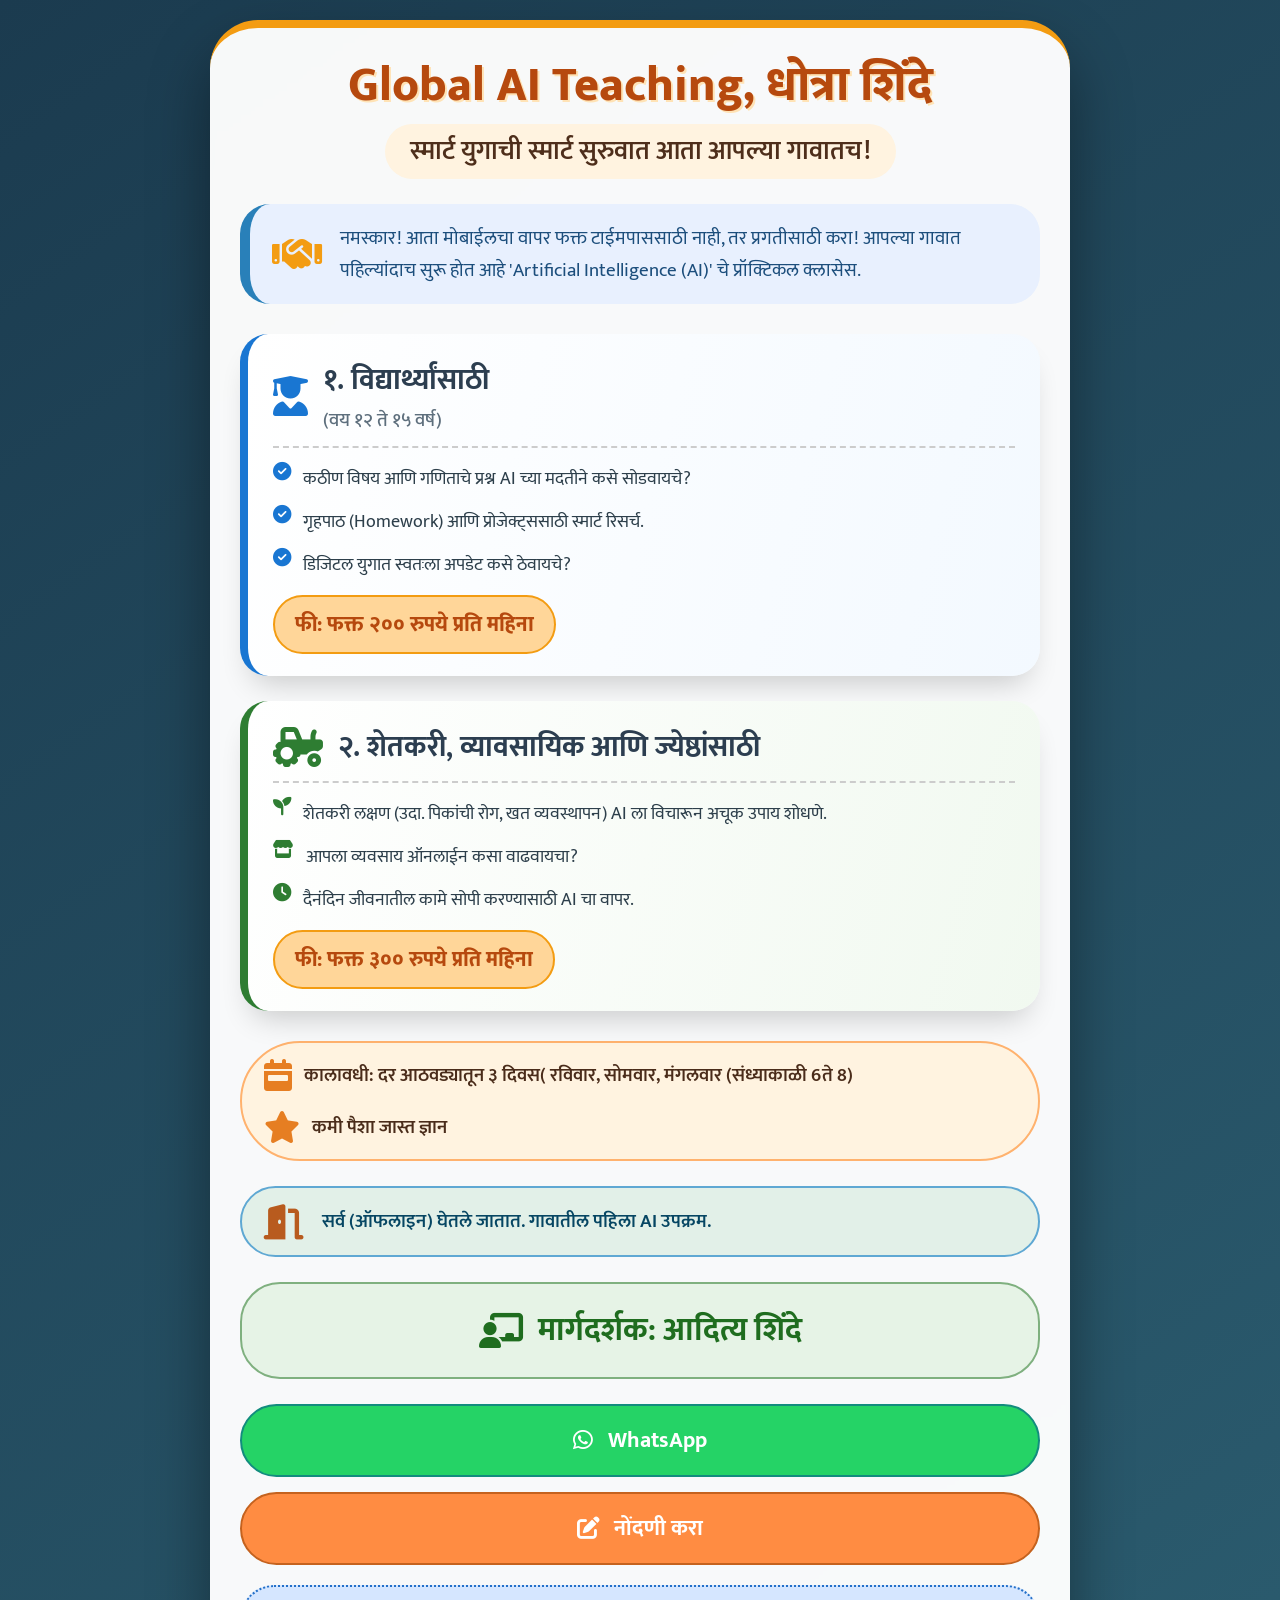
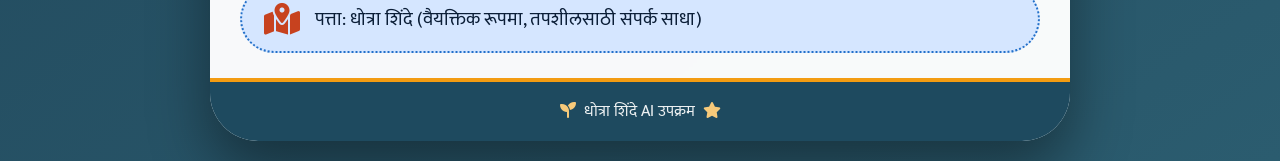
<file: index.html>
<!DOCTYPE html>
<html lang="mr">
<head>
    <meta charset="UTF-8">
    <meta name="viewport" content="width=device-width, initial-scale=1.0">
    <title>Global AI Teaching | धोत्रा शिंदे</title>
    <!-- Font Awesome 6 (free icons) -->
    <link rel="stylesheet" href="https://cdnjs.cloudflare.com/ajax/libs/font-awesome/6.4.0/css/all.min.css">
    <!-- Google Font: Mukta (excellent for Marathi) -->
    <link href="https://fonts.googleapis.com/css2?family=Mukta:wght@300;400;500;600;700;800&display=swap" rel="stylesheet">
    <style>
        * {
            margin: 0;
            padding: 0;
            box-sizing: border-box;
        }

        body {
            background: linear-gradient(145deg, #1b3b4f, #2b5c6f);
            min-height: 100vh;
            display: flex;
            align-items: center;
            justify-content: center;
            font-family: 'Mukta', sans-serif;
            padding: 20px;
        }

        /* main card */
        .card {
            max-width: 860px;
            width: 100%;
            background: rgba(255, 255, 255, 0.97);
            backdrop-filter: blur(2px);
            border-radius: 48px;
            box-shadow: 0 30px 60px rgba(0, 0, 0, 0.4);
            border-top: 8px solid #f39c12;
            overflow: hidden;
        }

        .card-content {
            padding: 30px 30px 25px;
        }

        /* header */
        .header {
            text-align: center;
            margin-bottom: 25px;
        }

        .title {
            font-size: 3rem;
            font-weight: 800;
            color: #b6490e;
            line-height: 1.2;
            text-shadow: 2px 2px 0 #ffe3b6;
        }

        .subtitle {
            font-size: 1.6rem;
            color: #4e2e1b;
            background: #fff3e0;
            display: inline-block;
            padding: 6px 25px;
            border-radius: 50px;
            margin-top: 8px;
            font-weight: 600;
        }

        /* greeting */
        .greeting {
            background: #e8f0fe;
            border-left: 10px solid #2980b9;
            padding: 18px 22px;
            border-radius: 30px;
            font-size: 1.2rem;
            color: #1c4e7c;
            margin-bottom: 30px;
            display: flex;
            align-items: center;
            gap: 18px;
        }

        .greeting i {
            font-size: 2.5rem;
            color: #f39c12;
        }

        /* course cards */
        .course-grid {
            display: flex;
            flex-direction: column;
            gap: 25px;
            margin-bottom: 30px;
        }

        .course-item {
            border-radius: 28px;
            padding: 22px 25px;
            background: #ffffff;
            box-shadow: 0 18px 30px -12px rgba(0,0,0,0.2);
            border-left: 8px solid;
            transition: transform 0.2s;
        }

        .course-item:hover {
            transform: translateY(-4px);
        }

        .student-course {
            border-left-color: #1976d2;
            background: linear-gradient(105deg, #fff, #f3f9ff);
        }

        .farmer-course {
            border-left-color: #2e7d32;
            background: linear-gradient(105deg, #fff, #f1f9f0);
        }

        .course-header {
            display: flex;
            align-items: center;
            gap: 15px;
            margin-bottom: 15px;
            border-bottom: 2px dashed #ccc;
            padding-bottom: 10px;
        }

        .course-header i {
            font-size: 2.5rem;
        }

        .student-course .course-header i { color: #1976d2; }
        .farmer-course .course-header i { color: #2e7d32; }

        .course-header h2 {
            font-size: 1.8rem;
            font-weight: 700;
            color: #2c3e50;
        }

        .course-header h2 span {
            display: block;
            font-size: 1.2rem;
            color: #5e6f7d;
            font-weight: 500;
        }

        .feature-list {
            list-style: none;
            margin-bottom: 15px;
        }

        .feature-list li {
            font-size: 1.15rem;
            margin-bottom: 12px;
            color: #2d3f4b;
            display: flex;
            gap: 12px;
            align-items: flex-start;
        }

        .student-course .feature-list li i { color: #1976d2; }
        .farmer-course .feature-list li i { color: #2e7d32; }

        .fee-row {
            display: flex;
            gap: 20px;
            align-items: center;
            flex-wrap: wrap;
        }

        .fee-badge {
            background: #ffd699;
            color: #b6490e;
            padding: 10px 20px;
            border-radius: 60px;
            font-size: 1.3rem;
            font-weight: 800;
            border: 2px solid #f39c12;
        }

        /* info strip (time & students) */
        .info-strip {
            display: flex;
            flex-wrap: wrap;
            gap: 20px;
            justify-content: space-between;
            background: #fff3e0;
            padding: 16px 22px;
            border-radius: 60px;
            margin: 25px 0;
            border: 2px solid #ffb26e;
        }

        .info-item {
            display: flex;
            align-items: center;
            gap: 12px;
            font-size: 1.2rem;
            font-weight: 600;
            color: #4a2c1a;
        }

        .info-item i {
            font-size: 2rem;
            color: #e67e22;
        }

        /* offline message */
        .offline-box {
            background: #e2f0e8;
            padding: 16px 22px;
            border-radius: 50px;
            margin: 20px 0;
            display: flex;
            align-items: center;
            gap: 18px;
            border: 2px solid #5fa8d3;
            font-size: 1.2rem;
            font-weight: 600;
            color: #064663;
        }

        .offline-box i {
            font-size: 2.2rem;
            color: #b85b1e;
        }

        /* mentor section */
        .mentor-box {
            background: #e6f3e6;
            padding: 20px;
            border-radius: 40px;
            text-align: center;
            margin: 25px 0;
            border: 2px solid #7fb07f;
        }

        .mentor-box h3 {
            color: #1f6d1f;
            font-size: 2rem;
            display: flex;
            align-items: center;
            justify-content: center;
            gap: 15px;
        }

        .mentor-box h3 i {
            font-size: 2.2rem;
        }

        /* action buttons */
        .action-row {
            display: flex;
            flex-direction: column;
            gap: 15px;
            margin: 25px 0 20px;
        }

        .btn {
            display: flex;
            align-items: center;
            justify-content: center;
            gap: 15px;
            padding: 16px 20px;
            border-radius: 60px;
            font-size: 1.4rem;
            font-weight: 700;
            text-decoration: none;
            color: white;
            transition: 0.2s;
            border: none;
        }

        .btn:active { transform: scale(0.98); }

        .btn-wa {
            background: #25D366;
            border: 2px solid #128C7E;
        }
        .btn-wa:hover { background: #20b859; }

        .btn-reg {
            background: #ff8c42;
            border: 2px solid #c5621e;
        }
        .btn-reg:hover { background: #f57c2c; }

        /* address */
        .address {
            display: flex;
            align-items: center;
            gap: 15px;
            background: #d5e6ff;
            padding: 16px 22px;
            border-radius: 60px;
            font-size: 1.2rem;
            color: #0b1e37;
            border: 2px dotted #2370c9;
            margin-top: 10px;
        }

        .address i {
            font-size: 2rem;
            color: #c7421f;
        }

        /* footer */
        .footer {
            text-align: center;
            padding: 16px;
            background: #1e4a5f;
            color: #ecf0f1;
            font-size: 1rem;
            border-top: 4px solid #f39c12;
        }

        .footer i { color: #f7ca7a; margin: 0 4px; }

        /* responsive */
        @media (max-width: 600px) {
            .card-content { padding: 20px; }
            .title { font-size: 2.4rem; }
            .subtitle { font-size: 1.2rem; }
            .greeting { flex-direction: column; text-align: center; }
            .info-strip { flex-direction: column; align-items: flex-start; }
        }
    </style>
</head>
<body>
    <div class="card">
        <div class="card-content">
            <!-- header -->
            <div class="header">
                <div class="title">Global AI Teaching, धोत्रा शिंदे</div>
                <div class="subtitle">स्मार्ट युगाची स्मार्ट सुरुवात आता आपल्या गावातच!</div>
            </div>

            <!-- greeting -->
            <div class="greeting">
                <i class="fas fa-handshake"></i>
                <span>नमस्कार! आता मोबाईलचा वापर फक्त टाईमपाससाठी नाही, तर प्रगतीसाठी करा! आपल्या गावात पहिल्यांदाच सुरू होत आहे 'Artificial Intelligence (AI)' चे प्रॉक्टिकल क्लासेस.</span>
            </div>

            <!-- courses -->
            <div class="course-grid">
                <!-- student card -->
                <div class="course-item student-course">
                    <div class="course-header">
                        <i class="fas fa-user-graduate"></i>
                        <h2>१. विद्यार्थ्यांसाठी <span>(वय १२ ते १५ वर्ष)</span></h2>
                    </div>
                    <ul class="feature-list">
                        <li><i class="fas fa-check-circle"></i> कठीण विषय आणि गणिताचे प्रश्न AI च्या मदतीने कसे सोडवायचे?</li>
                        <li><i class="fas fa-check-circle"></i> गृहपाठ (Homework) आणि प्रोजेक्ट्ससाठी स्मार्ट रिसर्च.</li>
                        <li><i class="fas fa-check-circle"></i> डिजिटल युगात स्वतःला अपडेट कसे ठेवायचे?</li>
                    </ul>
                    <div class="fee-row">
                        <div class="fee-badge">फी: फक्त २०० रुपये प्रति महिना</div>
                    </div>
                </div>

                <!-- farmer card -->
                <div class="course-item farmer-course">
                    <div class="course-header">
                        <i class="fas fa-tractor"></i>
                        <h2>२. शेतकरी, व्यावसायिक आणि ज्येष्ठांसाठी</h2>
                    </div>
                    <ul class="feature-list">
                        <li><i class="fas fa-seedling"></i> शेतकरी लक्षण (उदा. पिकांची रोग, खत व्यवस्थापन) AI ला विचारून अचूक उपाय शोधणे.</li>
                        <li><i class="fas fa-store"></i> आपला व्यवसाय ऑनलाईन कसा वाढवायचा?</li>
                        <li><i class="fas fa-clock"></i> दैनंदिन जीवनातील कामे सोपी करण्यासाठी AI चा वापर.</li>
                    </ul>
                    <div class="fee-row">
                        <div class="fee-badge">फी: फक्त ३०० रुपये प्रति महिना</div>
                    </div>
                </div>
            </div>

            <!-- timing & student count (info strip) -->
            <div class="info-strip">
                <div class="info-item"><i class="fas fa-calendar-week"></i> कालावधी: दर आठवड्यातून ३ दिवस( रविवार, सोमवार, मंगलवार (संध्याकाळी 6ते 8)</div>
                <div class="info-item"><i class="fas fa-star"></i> कमी पैशा जास्त ज्ञान</div>
            </div>

            <!-- offline message -->
            <div class="offline-box">
                <i class="fas fa-door-open"></i>
                <span>सर्व (ऑफलाइन) घेतले जातात. गावातील पहिला AI उपक्रम.</span>
            </div>

            <!-- mentor -->
            <div class="mentor-box">
                <h3><i class="fas fa-chalkboard-teacher"></i> मार्गदर्शक: आदित्य शिंदे</h3>
            </div>

            <!-- action buttons -->
            <div class="action-row">
                <a href="https://wa.me/917666536380?text=नमस्कार! AI क्लासेसबद्दल माहिती हवी आहे." class="btn btn-wa" target="_blank">
                    <i class="fab fa-whatsapp"></i> WhatsApp
                </a>
                <a href="https://forms.gle/Eht3upmFnUvtGkN19" class="btn btn-reg" target="_blank">
                    <i class="fas fa-edit"></i> नोंदणी करा
                </a>
            </div>

            <!-- address -->
            <div class="address">
                <i class="fas fa-map-location-dot"></i>
                <span>पत्ता: धोत्रा शिंदे (वैयक्तिक रूपमा, तपशीलसाठी संपर्क साधा)</span>
            </div>
        </div>

        <!-- footer (optional, keeps design consistent) -->
        <div class="footer">
            <i class="fas fa-seedling"></i> धोत्रा शिंदे AI उपक्रम <i class="fas fa-star"></i>
        </div>
    </div>

    <!-- No complex JS needed; pure static information. -->
</body>
</html>
</file>
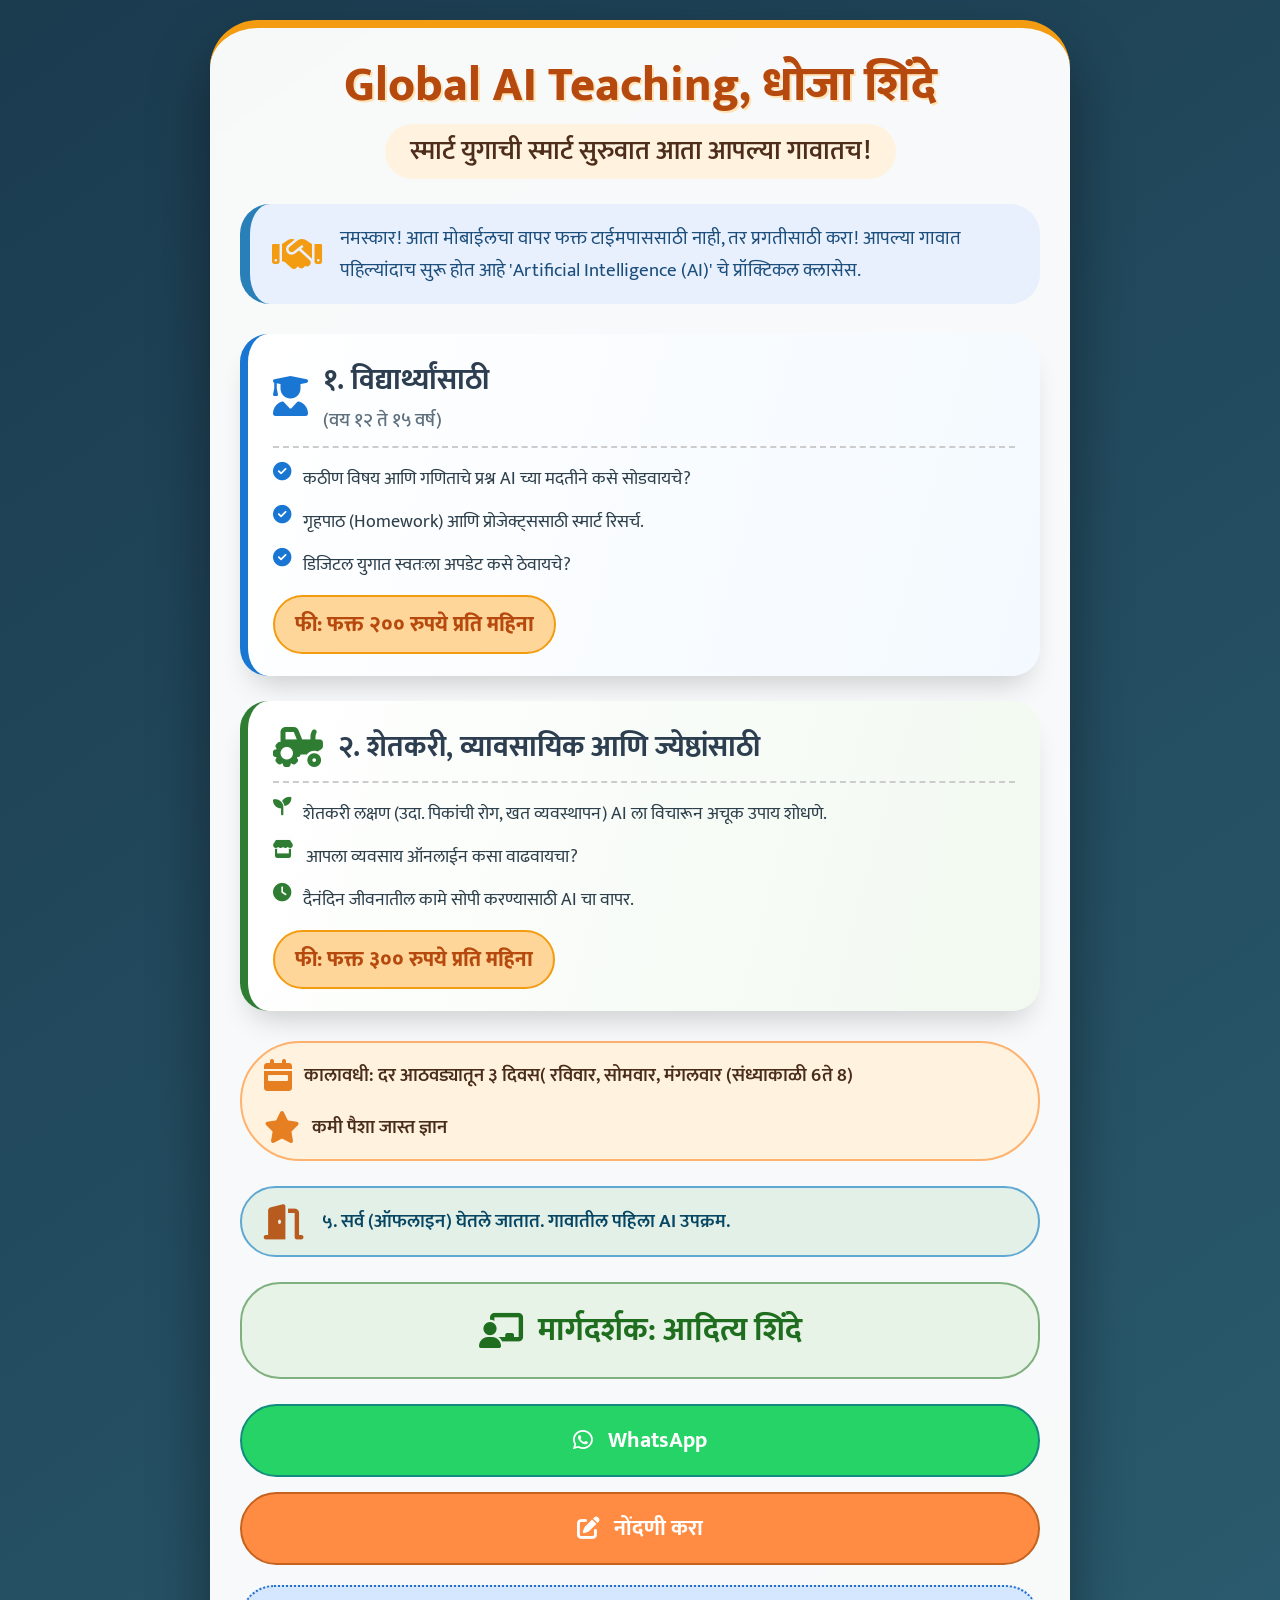
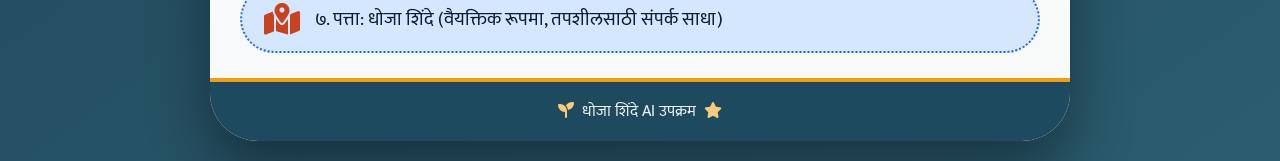
<file: adhtml.html>
<!DOCTYPE html>
<html lang="mr">
<head>
    <meta charset="UTF-8">
    <meta name="viewport" content="width=device-width, initial-scale=1.0">
    <title>Global AI Teaching | धोजा शिंदे</title>
    <!-- Font Awesome 6 (free icons) -->
    <link rel="stylesheet" href="https://cdnjs.cloudflare.com/ajax/libs/font-awesome/6.4.0/css/all.min.css">
    <!-- Google Font: Mukta (excellent for Marathi) -->
    <link href="https://fonts.googleapis.com/css2?family=Mukta:wght@300;400;500;600;700;800&display=swap" rel="stylesheet">
    <style>
        * {
            margin: 0;
            padding: 0;
            box-sizing: border-box;
        }

        body {
            background: linear-gradient(145deg, #1b3b4f, #2b5c6f);
            min-height: 100vh;
            display: flex;
            align-items: center;
            justify-content: center;
            font-family: 'Mukta', sans-serif;
            padding: 20px;
        }

        /* main card */
        .card {
            max-width: 860px;
            width: 100%;
            background: rgba(255, 255, 255, 0.97);
            backdrop-filter: blur(2px);
            border-radius: 48px;
            box-shadow: 0 30px 60px rgba(0, 0, 0, 0.4);
            border-top: 8px solid #f39c12;
            overflow: hidden;
        }

        .card-content {
            padding: 30px 30px 25px;
        }

        /* header */
        .header {
            text-align: center;
            margin-bottom: 25px;
        }

        .title {
            font-size: 3rem;
            font-weight: 800;
            color: #b6490e;
            line-height: 1.2;
            text-shadow: 2px 2px 0 #ffe3b6;
        }

        .subtitle {
            font-size: 1.6rem;
            color: #4e2e1b;
            background: #fff3e0;
            display: inline-block;
            padding: 6px 25px;
            border-radius: 50px;
            margin-top: 8px;
            font-weight: 600;
        }

        /* greeting */
        .greeting {
            background: #e8f0fe;
            border-left: 10px solid #2980b9;
            padding: 18px 22px;
            border-radius: 30px;
            font-size: 1.2rem;
            color: #1c4e7c;
            margin-bottom: 30px;
            display: flex;
            align-items: center;
            gap: 18px;
        }

        .greeting i {
            font-size: 2.5rem;
            color: #f39c12;
        }

        /* course cards */
        .course-grid {
            display: flex;
            flex-direction: column;
            gap: 25px;
            margin-bottom: 30px;
        }

        .course-item {
            border-radius: 28px;
            padding: 22px 25px;
            background: #ffffff;
            box-shadow: 0 18px 30px -12px rgba(0,0,0,0.2);
            border-left: 8px solid;
            transition: transform 0.2s;
        }

        .course-item:hover {
            transform: translateY(-4px);
        }

        .student-course {
            border-left-color: #1976d2;
            background: linear-gradient(105deg, #fff, #f3f9ff);
        }

        .farmer-course {
            border-left-color: #2e7d32;
            background: linear-gradient(105deg, #fff, #f1f9f0);
        }

        .course-header {
            display: flex;
            align-items: center;
            gap: 15px;
            margin-bottom: 15px;
            border-bottom: 2px dashed #ccc;
            padding-bottom: 10px;
        }

        .course-header i {
            font-size: 2.5rem;
        }

        .student-course .course-header i { color: #1976d2; }
        .farmer-course .course-header i { color: #2e7d32; }

        .course-header h2 {
            font-size: 1.8rem;
            font-weight: 700;
            color: #2c3e50;
        }

        .course-header h2 span {
            display: block;
            font-size: 1.2rem;
            color: #5e6f7d;
            font-weight: 500;
        }

        .feature-list {
            list-style: none;
            margin-bottom: 15px;
        }

        .feature-list li {
            font-size: 1.15rem;
            margin-bottom: 12px;
            color: #2d3f4b;
            display: flex;
            gap: 12px;
            align-items: flex-start;
        }

        .student-course .feature-list li i { color: #1976d2; }
        .farmer-course .feature-list li i { color: #2e7d32; }

        .fee-row {
            display: flex;
            gap: 20px;
            align-items: center;
            flex-wrap: wrap;
        }

        .fee-badge {
            background: #ffd699;
            color: #b6490e;
            padding: 10px 20px;
            border-radius: 60px;
            font-size: 1.3rem;
            font-weight: 800;
            border: 2px solid #f39c12;
        }

        /* info strip (time & students) */
        .info-strip {
            display: flex;
            flex-wrap: wrap;
            gap: 20px;
            justify-content: space-between;
            background: #fff3e0;
            padding: 16px 22px;
            border-radius: 60px;
            margin: 25px 0;
            border: 2px solid #ffb26e;
        }

        .info-item {
            display: flex;
            align-items: center;
            gap: 12px;
            font-size: 1.2rem;
            font-weight: 600;
            color: #4a2c1a;
        }

        .info-item i {
            font-size: 2rem;
            color: #e67e22;
        }

        /* offline message */
        .offline-box {
            background: #e2f0e8;
            padding: 16px 22px;
            border-radius: 50px;
            margin: 20px 0;
            display: flex;
            align-items: center;
            gap: 18px;
            border: 2px solid #5fa8d3;
            font-size: 1.2rem;
            font-weight: 600;
            color: #064663;
        }

        .offline-box i {
            font-size: 2.2rem;
            color: #b85b1e;
        }

        /* mentor section */
        .mentor-box {
            background: #e6f3e6;
            padding: 20px;
            border-radius: 40px;
            text-align: center;
            margin: 25px 0;
            border: 2px solid #7fb07f;
        }

        .mentor-box h3 {
            color: #1f6d1f;
            font-size: 2rem;
            display: flex;
            align-items: center;
            justify-content: center;
            gap: 15px;
        }

        .mentor-box h3 i {
            font-size: 2.2rem;
        }

        /* action buttons */
        .action-row {
            display: flex;
            flex-direction: column;
            gap: 15px;
            margin: 25px 0 20px;
        }

        .btn {
            display: flex;
            align-items: center;
            justify-content: center;
            gap: 15px;
            padding: 16px 20px;
            border-radius: 60px;
            font-size: 1.4rem;
            font-weight: 700;
            text-decoration: none;
            color: white;
            transition: 0.2s;
            border: none;
        }

        .btn:active { transform: scale(0.98); }

        .btn-wa {
            background: #25D366;
            border: 2px solid #128C7E;
        }
        .btn-wa:hover { background: #20b859; }

        .btn-reg {
            background: #ff8c42;
            border: 2px solid #c5621e;
        }
        .btn-reg:hover { background: #f57c2c; }

        /* address */
        .address {
            display: flex;
            align-items: center;
            gap: 15px;
            background: #d5e6ff;
            padding: 16px 22px;
            border-radius: 60px;
            font-size: 1.2rem;
            color: #0b1e37;
            border: 2px dotted #2370c9;
            margin-top: 10px;
        }

        .address i {
            font-size: 2rem;
            color: #c7421f;
        }

        /* footer */
        .footer {
            text-align: center;
            padding: 16px;
            background: #1e4a5f;
            color: #ecf0f1;
            font-size: 1rem;
            border-top: 4px solid #f39c12;
        }

        .footer i { color: #f7ca7a; margin: 0 4px; }

        /* responsive */
        @media (max-width: 600px) {
            .card-content { padding: 20px; }
            .title { font-size: 2.4rem; }
            .subtitle { font-size: 1.2rem; }
            .greeting { flex-direction: column; text-align: center; }
            .info-strip { flex-direction: column; align-items: flex-start; }
        }
    </style>
</head>
<body>
    <div class="card">
        <div class="card-content">
            <!-- header -->
            <div class="header">
                <div class="title">Global AI Teaching, धोजा शिंदे</div>
                <div class="subtitle">स्मार्ट युगाची स्मार्ट सुरुवात आता आपल्या गावातच!</div>
            </div>

            <!-- greeting -->
            <div class="greeting">
                <i class="fas fa-handshake"></i>
                <span>नमस्कार! आता मोबाईलचा वापर फक्त टाईमपाससाठी नाही, तर प्रगतीसाठी करा! आपल्या गावात पहिल्यांदाच सुरू होत आहे 'Artificial Intelligence (AI)' चे प्रॉक्टिकल क्लासेस.</span>
            </div>

            <!-- courses -->
            <div class="course-grid">
                <!-- student card -->
                <div class="course-item student-course">
                    <div class="course-header">
                        <i class="fas fa-user-graduate"></i>
                        <h2>१. विद्यार्थ्यांसाठी <span>(वय १२ ते १५ वर्ष)</span></h2>
                    </div>
                    <ul class="feature-list">
                        <li><i class="fas fa-check-circle"></i> कठीण विषय आणि गणिताचे प्रश्न AI च्या मदतीने कसे सोडवायचे?</li>
                        <li><i class="fas fa-check-circle"></i> गृहपाठ (Homework) आणि प्रोजेक्ट्ससाठी स्मार्ट रिसर्च.</li>
                        <li><i class="fas fa-check-circle"></i> डिजिटल युगात स्वतःला अपडेट कसे ठेवायचे?</li>
                    </ul>
                    <div class="fee-row">
                        <div class="fee-badge">फी: फक्त २०० रुपये प्रति महिना</div>
                    </div>
                </div>

                <!-- farmer card -->
                <div class="course-item farmer-course">
                    <div class="course-header">
                        <i class="fas fa-tractor"></i>
                        <h2>२. शेतकरी, व्यावसायिक आणि ज्येष्ठांसाठी</h2>
                    </div>
                    <ul class="feature-list">
                        <li><i class="fas fa-seedling"></i> शेतकरी लक्षण (उदा. पिकांची रोग, खत व्यवस्थापन) AI ला विचारून अचूक उपाय शोधणे.</li>
                        <li><i class="fas fa-store"></i> आपला व्यवसाय ऑनलाईन कसा वाढवायचा?</li>
                        <li><i class="fas fa-clock"></i> दैनंदिन जीवनातील कामे सोपी करण्यासाठी AI चा वापर.</li>
                    </ul>
                    <div class="fee-row">
                        <div class="fee-badge">फी: फक्त ३०० रुपये प्रति महिना</div>
                    </div>
                </div>
            </div>

            <!-- timing & student count (info strip) -->
            <div class="info-strip">
                <div class="info-item"><i class="fas fa-calendar-week"></i> कालावधी: दर आठवड्यातून ३ दिवस( रविवार, सोमवार, मंगलवार (संध्याकाळी 6ते 8)</div>
                <div class="info-item"><i class="fas fa-star"></i> कमी पैशा जास्त ज्ञान</div>
            </div>

            <!-- offline message -->
            <div class="offline-box">
                <i class="fas fa-door-open"></i>
                <span>५. सर्व (ऑफलाइन) घेतले जातात. गावातील पहिला AI उपक्रम.</span>
            </div>

            <!-- mentor -->
            <div class="mentor-box">
                <h3><i class="fas fa-chalkboard-teacher"></i> मार्गदर्शक: आदित्य शिंदे</h3>
            </div>

            <!-- action buttons -->
            <div class="action-row">
                <a href="https://wa.me/917666536380?text=नमस्कार! AI क्लासेसबद्दल माहिती हवी आहे." class="btn btn-wa" target="_blank">
                    <i class="fab fa-whatsapp"></i> WhatsApp
                </a>
                <a href="https://forms.gle/Eht3upmFnUvtGkN19" class="btn btn-reg" target="_blank">
                    <i class="fas fa-edit"></i> नोंदणी करा
                </a>
            </div>

            <!-- address -->
            <div class="address">
                <i class="fas fa-map-location-dot"></i>
                <span>७. पत्ता: धोजा शिंदे (वैयक्तिक रूपमा, तपशीलसाठी संपर्क साधा)</span>
            </div>
        </div>

        <!-- footer (optional, keeps design consistent) -->
        <div class="footer">
            <i class="fas fa-seedling"></i> धोजा शिंदे AI उपक्रम <i class="fas fa-star"></i>
        </div>
    </div>

    <!-- No complex JS needed; pure static information. -->
</body>
</html>
</file>
